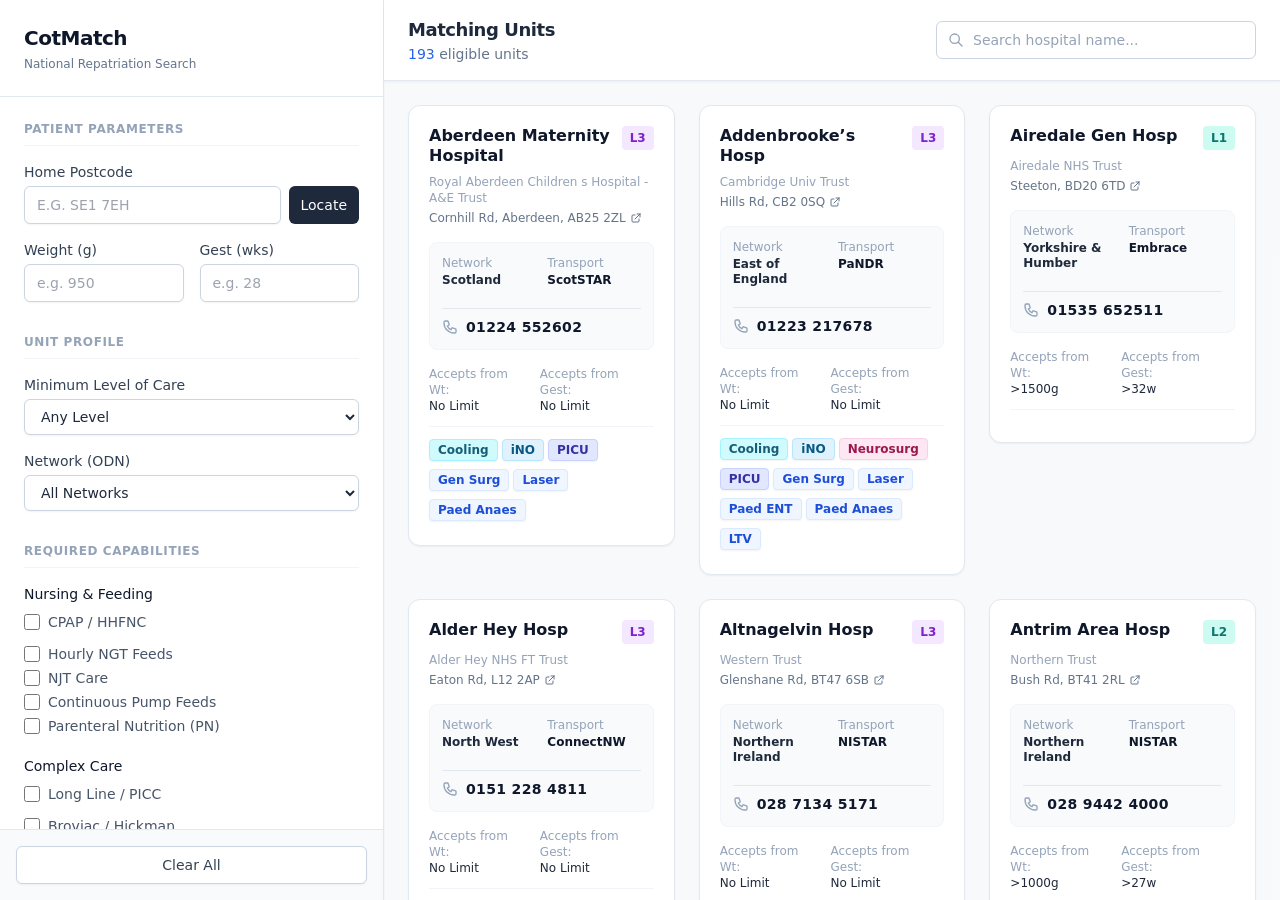
<file: index.html>
<!DOCTYPE html>
<html lang="en"> 
<head>
    <meta charset="UTF-8">
    <meta name="viewport" content="width=device-width, initial-scale=1.0">
    <title>CotMatch: National Neonatal Search</title>
    <link rel="manifest" href="manifest.json">
    <link rel="stylesheet" href="styles.css">
    
</head>
<body class="bg-slate-50 text-slate-800 font-sans h-screen flex overflow-hidden">

    <!-- Sidebar / Filters -->
    <aside class="w-full md:w-80 lg:w-96 glass-panel border-r border-slate-200 shadow-sm flex flex-col h-full z-40 md:z-10 flex-shrink-0 transition-transform duration-300 absolute top-0 left-0 md:relative transform md:translate-x-0 -translate-x-full" id="sidebar">
        <div class="p-6 border-b border-slate-200 flex justify-between items-center bg-white">
            <div>
                <h1 class="text-xl font-bold text-slate-900 tracking-tight">CotMatch</h1>
                <p class="text-xs text-slate-500 mt-1">National Repatriation Search</p>
            </div>
            <button class="md:hidden text-slate-400 hover:text-slate-600" onclick="toggleSidebar()">
                <svg class="w-6 h-6" fill="none" stroke="currentColor" viewBox="0 0 24 24"><path stroke-linecap="round" stroke-linejoin="round" stroke-width="2" d="M6 18L18 6M6 6l12 12"></path></svg>
            </button>
        </div>

        <div class="p-6 overflow-y-auto flex-1 space-y-8 bg-white">
            <!-- Parameters -->
            <section>
                <h3 class="section-title">Patient Parameters</h3>
                <div class="space-y-4">
                    <div>
                        <label class="block text-sm font-medium text-slate-700 mb-1" for="postcode">Home Postcode</label>
                        <div class="flex gap-2">
                            <input type="text" id="postcode" placeholder="e.g. SE1 7EH" class="w-full rounded-md border-slate-300 shadow-sm focus:border-blue-500 focus:ring-blue-500 sm:text-sm px-3 py-2 border outline-none transition-shadow uppercase" onkeypress="if(event.key==='Enter') fetchLocation()">
                            <button onclick="fetchLocation()" class="px-3 py-2 bg-slate-800 text-white rounded-md text-sm font-medium hover:bg-slate-900 transition-colors">Locate</button>
                        </div>
                        <p id="postcode-status" class="text-xs mt-1 text-slate-500 hidden"></p>
                    </div>
                    <div class="grid grid-cols-2 gap-4">
                        <div>
                            <label class="block text-sm font-medium text-slate-700 mb-1" for="weight">Weight (g)</label>
                            <input type="number" id="weight" placeholder="e.g. 950" class="w-full rounded-md border-slate-300 shadow-sm focus:border-blue-500 sm:text-sm px-3 py-2 border outline-none" oninput="filterData()">
                        </div>
                        <div>
                            <label class="block text-sm font-medium text-slate-700 mb-1" for="gestation">Gest (wks)</label>
                            <input type="number" id="gestation" placeholder="e.g. 28" class="w-full rounded-md border-slate-300 shadow-sm focus:border-blue-500 sm:text-sm px-3 py-2 border outline-none" oninput="filterData()">
                        </div>
                    </div>
                </div>
            </section>

            <!-- Unit Profile -->
            <section>
                <h3 class="section-title">Unit Profile</h3>
                <div class="space-y-4">
                    <div>
                        <label class="block text-sm font-medium text-slate-700 mb-1" for="level">Minimum Level of Care</label>
                        <select id="level" class="w-full rounded-md border-slate-300 shadow-sm focus:border-blue-500 focus:ring-blue-500 sm:text-sm px-3 py-2 border outline-none bg-white" onchange="filterData()">
                            <option value="all">Any Level</option>
                            <option value="1">Level 1 (SCBU)</option>
                            <option value="2">Level 2 (LNU)</option>
                            <option value="3">Level 3 (NICU)</option>
                        </select>
                    </div>
                    <div>
                        <label class="block text-sm font-medium text-slate-700 mb-1" for="odn">Network (ODN)</label>
                        <select id="odn" class="w-full rounded-md border-slate-300 shadow-sm focus:border-blue-500 focus:ring-blue-500 sm:text-sm px-3 py-2 border outline-none bg-white" onchange="filterData()">
                            <option value="all">All Networks</option>
                        </select>
                    </div>
                </div>
            </section>

            <!-- Capabilities -->
            <section>
                <h3 class="section-title">Required Capabilities</h3>
                <div class="space-y-5">
                    <div>
                        <h4 class="text-sm font-medium text-slate-900 mb-2">Nursing & Feeding</h4>
                        <div class="flex flex-col space-y-1">
                            <label class="checkbox-label"><input type="checkbox" id="req-cpap" class="checkbox-input" onchange="filterData()"><span class="checkbox-text">CPAP / HHFNC</span></label>
                            <label class="checkbox-label"><input type="checkbox" id="req-ngt" class="checkbox-input" onchange="filterData()"><span class="checkbox-text">Hourly NGT Feeds</span></label>
                            <label class="checkbox-label"><input type="checkbox" id="req-njt" class="checkbox-input" onchange="filterData()"><span class="checkbox-text">NJT Care</span></label>
                            <label class="checkbox-label"><input type="checkbox" id="req-cont" class="checkbox-input" onchange="filterData()"><span class="checkbox-text">Continuous Pump Feeds</span></label>
                            <label class="checkbox-label"><input type="checkbox" id="req-pn" class="checkbox-input" onchange="filterData()"><span class="checkbox-text">Parenteral Nutrition (PN)</span></label>
                        </div>
                    </div>
                    <div>
                        <h4 class="text-sm font-medium text-slate-900 mb-2">Complex Care</h4>
                        <div class="flex flex-col space-y-1">
                            <label class="checkbox-label"><input type="checkbox" id="req-long" class="checkbox-input" onchange="filterData()"><span class="checkbox-text">Long Line / PICC</span></label>
                            <label class="checkbox-label"><input type="checkbox" id="req-brov" class="checkbox-input" onchange="filterData()"><span class="checkbox-text">Broviac / Hickman</span></label>
                            <label class="checkbox-label"><input type="checkbox" id="req-vent" class="checkbox-input" onchange="filterData()"><span class="checkbox-text">Ventricular Taps</span></label>
                            <label class="checkbox-label"><input type="checkbox" id="req-conv" class="checkbox-input" onchange="filterData()"><span class="checkbox-text">Convulsion Mgmt</span></label>
                            <label class="checkbox-label"><input type="checkbox" id="req-stoma" class="checkbox-input" onchange="filterData()"><span class="checkbox-text">Stoma Care</span></label>
                            <label class="checkbox-label"><input type="checkbox" id="req-trachy" class="checkbox-input" onchange="filterData()"><span class="checkbox-text">Tracheostomy Care</span></label>
                            <label class="checkbox-label"><input type="checkbox" id="req-pall" class="checkbox-input" onchange="filterData()"><span class="checkbox-text">Palliative Care</span></label>
                        </div>
                    </div>
                    <div>
                        <h4 class="text-sm font-medium text-slate-900 mb-2">Advanced Facilities</h4>
                        <div class="flex flex-col space-y-1">
                            <label class="checkbox-label"><input type="checkbox" id="req-ino" class="checkbox-input" onchange="filterData()"><span class="checkbox-text">Inhaled Nitric Oxide (iNO)</span></label>
                            <label class="checkbox-label"><input type="checkbox" id="req-ecmo" class="checkbox-input" onchange="filterData()"><span class="checkbox-text">Respiratory ECMO</span></label>
                            <label class="checkbox-label"><input type="checkbox" id="req-cooling" class="checkbox-input" onchange="filterData()"><span class="checkbox-text">Active Cooling</span></label>
                            <label class="checkbox-label"><input type="checkbox" id="req-laser" class="checkbox-input" onchange="filterData()"><span class="checkbox-text">Laser (ROP)</span></label>
                            <label class="checkbox-label"><input type="checkbox" id="req-picu" class="checkbox-input" onchange="filterData()"><span class="checkbox-text">On-site PICU</span></label>
                        </div>
                    </div>
                    <div>
                        <h4 class="text-sm font-medium text-slate-900 mb-2">Specialties</h4>
                        <div class="flex flex-col space-y-1">
                            <label class="checkbox-label"><input type="checkbox" id="req-gen" class="checkbox-input" onchange="filterData()"><span class="checkbox-text">On-site Gen Surgery</span></label>
                            <label class="checkbox-label"><input type="checkbox" id="req-neurosurg" class="checkbox-input" onchange="filterData()"><span class="checkbox-text">On-site Neurosurgery</span></label>
                            <label class="checkbox-label"><input type="checkbox" id="req-cardio" class="checkbox-input" onchange="filterData()"><span class="checkbox-text">On-site Cardiology</span></label>
                            <label class="checkbox-label"><input type="checkbox" id="req-ent" class="checkbox-input" onchange="filterData()"><span class="checkbox-text">Paediatric ENT</span></label>
                            <label class="checkbox-label"><input type="checkbox" id="req-paed_anaes" class="checkbox-input" onchange="filterData()"><span class="checkbox-text">Paed Anaesthetic Support</span></label>
                            <label class="checkbox-label"><input type="checkbox" id="req-ltv" class="checkbox-input" onchange="filterData()"><span class="checkbox-text">Paed Resp / LTV</span></label>
                        </div>
                    </div>
                </div>
            </section>
        </div>
        
        <div class="p-4 bg-slate-50 border-t border-slate-200 flex gap-3">
            <button onclick="resetFilters()" class="flex-1 py-2 bg-white border border-slate-300 rounded-md text-sm font-medium text-slate-700 hover:bg-slate-50 transition-colors shadow-sm">Clear All</button>
            <button onclick="toggleSidebar()" class="md:hidden flex-1 py-2 bg-slate-800 text-white rounded-md text-sm font-medium hover:bg-slate-900 transition-colors shadow-sm">View Results</button>
        </div>
    </aside>

    <!-- Main Content -->
    <main class="flex-1 flex flex-col h-full relative w-full">
        <header class="bg-white border-b border-slate-200 px-6 py-4 flex items-center justify-between sticky top-[0] z-[10] shadow-sm w-full gap-4 flex-wrap">
            <div class="flex items-center gap-4 flex-shrink-0">
                <button class="md:hidden p-2 -ml-2 text-slate-500 hover:text-slate-700" onclick="toggleSidebar()">
                    <svg class="w-6 h-6" fill="none" stroke="currentColor" viewBox="0 0 24 24"><path stroke-linecap="round" stroke-linejoin="round" stroke-width="2" d="M4 6h16M4 12h16M4 18h16"></path></svg>
                </button>
                <div>
                    <h2 class="text-lg font-semibold text-slate-800 tracking-tight">Matching Units</h2>
                    <p class="text-sm text-slate-500"><span id="result-count" class="font-medium text-blue-600">0</span> eligible units</p>
                </div>
            </div>
            
            <div class="relative w-full sm:w-64 md:w-80 flex-shrink-0">
                <div class="absolute inset-y-0 left-0 pl-3 flex items-center pointer-events-none">
                    <svg class="h-4 w-4 text-slate-400" fill="none" viewBox="0 0 24 24" stroke="currentColor"><path stroke-linecap="round" stroke-linejoin="round" stroke-width="2" d="M21 21l-6-6m2-5a7 7 0 11-14 0 7 7 0 0114 0z" /></svg>
                </div>
                <input type="text" id="unitSearch" placeholder="Search hospital name..." class="w-full pl-9 pr-9 py-2 border border-slate-300 rounded-md leading-5 bg-white placeholder-slate-400 focus:outline-none focus:ring-1 focus:ring-blue-500 focus:border-blue-500 sm:text-sm transition-colors" autocomplete="off" oninput="handleSearchInput()" onfocus="handleSearchInput()">
                <button type="button" id="clearSearchBtn" class="absolute inset-y-0 right-0 pr-3 flex items-center text-slate-400 hover:text-slate-600 hidden" onclick="clearSearch()" title="Clear search">
                    <svg class="h-4 w-4" fill="none" viewBox="0 0 24 24" stroke="currentColor"><path stroke-linecap="round" stroke-linejoin="round" stroke-width="2" d="M6 18L18 6M6 6l12 12"></path></svg>
                </button>
                <div id="searchSuggestions" class="absolute z-20 w-full mt-1 bg-white shadow-lg max-h-60 rounded-md py-1 text-base ring-1 ring-black ring-opacity-5 overflow-auto focus:outline-none sm:text-sm hidden">
                </div>
            </div>
        </header>
        <div id="location-warning-banner" class="bg-amber-50 border-b border-amber-200 px-6 py-2.5 flex items-center gap-2 hidden z-[5] w-full shrink-0 shadow-sm">
            <svg class="h-4 w-4 text-amber-500 flex-shrink-0" fill="none" viewBox="0 0 24 24" stroke="currentColor"><path stroke-linecap="round" stroke-linejoin="round" stroke-width="2" d="M13 16h-1v-4h-1m1-4h.01M21 12a9 9 0 11-18 0 9 9 0 0118 0z" /></svg>
            <p class="text-xs text-amber-800 font-medium tracking-wide">📍 Showing distances from Central London defaults (valid home postcode not provided)</p>
        </div>


        <div class="flex-1 overflow-y-auto p-6 bg-slate-50/50 w-full" id="results-container">
            <!-- Cards injected via JS -->
        </div>
    </main>

    
<script src="app.js"></script>
</body>
</html>
</file>
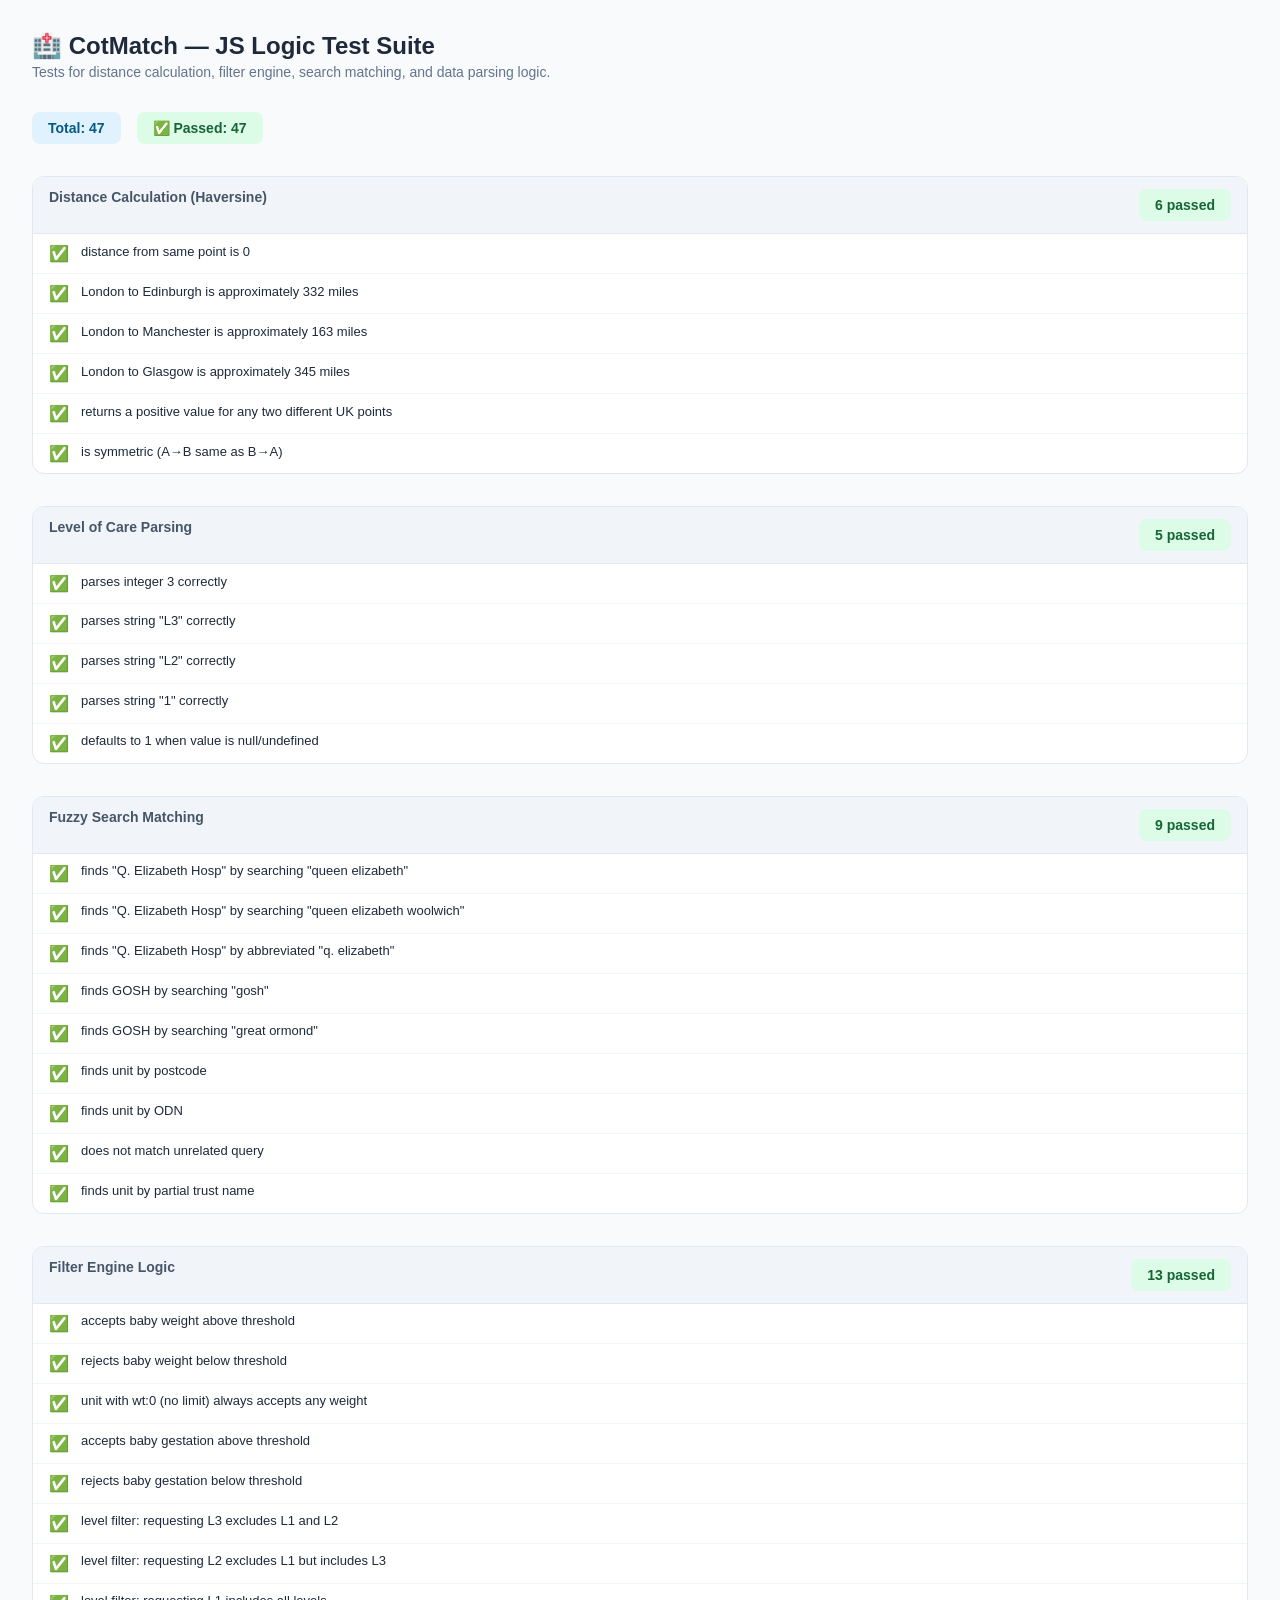
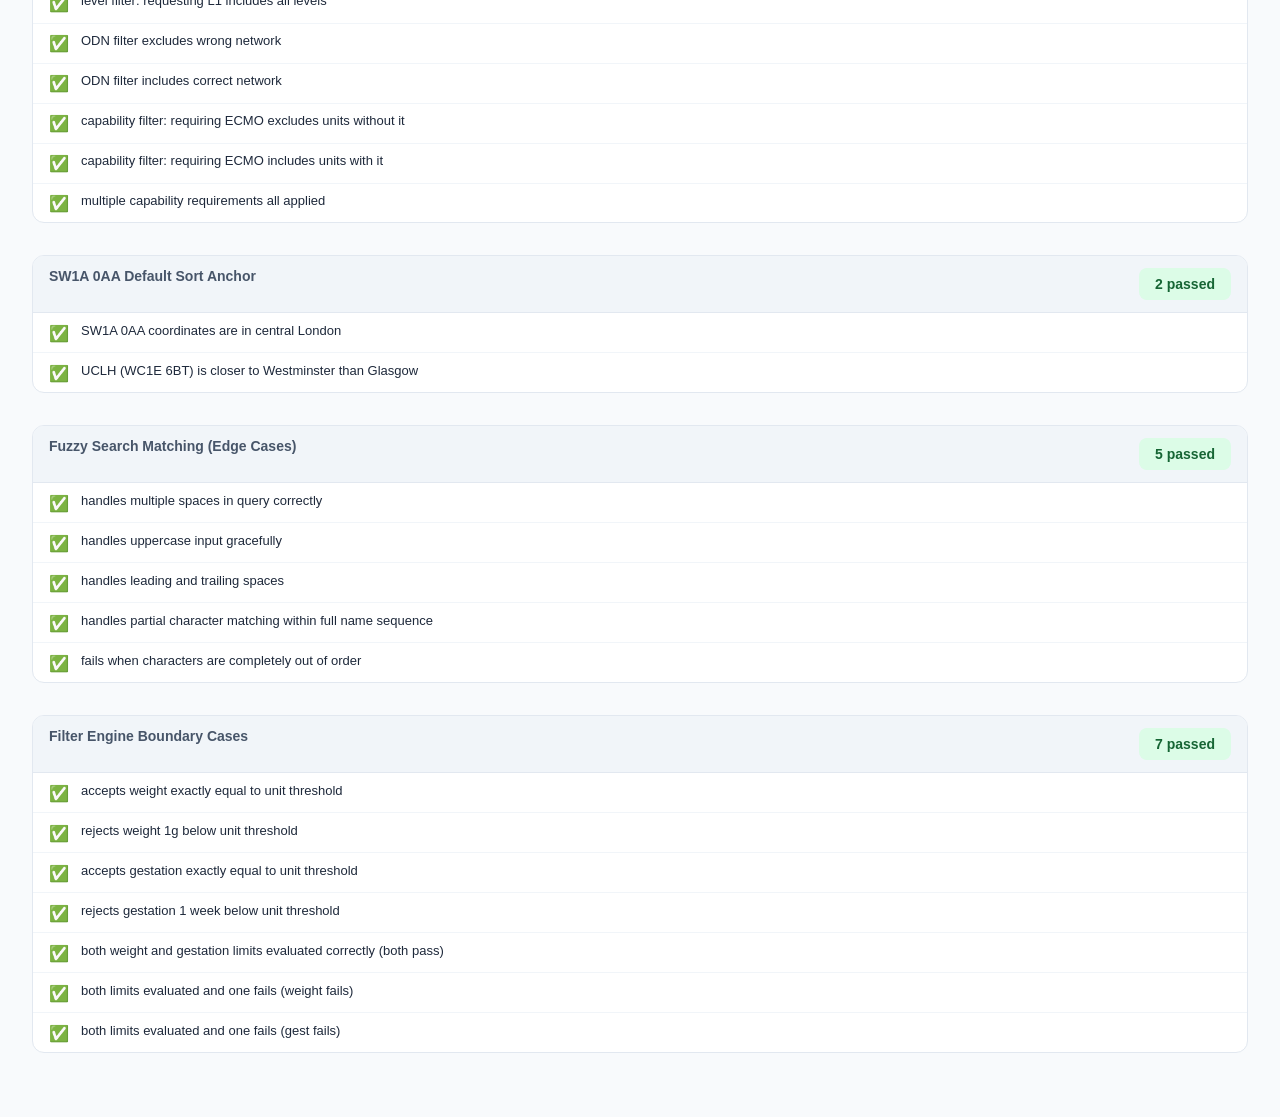
<file: unit_tests/test_logic.html>
<!DOCTYPE html>
<html lang="en">
<head>
    <meta charset="UTF-8">
    <meta name="viewport" content="width=device-width, initial-scale=1.0">
    <title>CotMatch — JS Logic Tests</title>
    <style>
        * { box-sizing: border-box; margin: 0; padding: 0; }
        body { font-family: -apple-system, BlinkMacSystemFont, 'Segoe UI', sans-serif; background: #f8fafc; color: #1e293b; padding: 2rem; }
        h1 { font-size: 1.5rem; font-weight: 700; margin-bottom: 0.25rem; }
        .subtitle { color: #64748b; font-size: 0.875rem; margin-bottom: 2rem; }
        .summary { display: flex; gap: 1rem; margin-bottom: 2rem; flex-wrap: wrap; }
        .badge { padding: 0.5rem 1rem; border-radius: 0.5rem; font-weight: 600; font-size: 0.875rem; }
        .badge-pass { background: #dcfce7; color: #166534; }
        .badge-fail { background: #fee2e2; color: #991b1b; }
        .badge-skip { background: #fef9c3; color: #854d0e; }
        .badge-total { background: #e0f2fe; color: #075985; }
        .suite { margin-bottom: 2rem; background: white; border-radius: 0.75rem; border: 1px solid #e2e8f0; overflow: hidden; }
        .suite-header { padding: 0.75rem 1rem; background: #f1f5f9; font-weight: 700; font-size: 0.875rem; color: #475569; border-bottom: 1px solid #e2e8f0; display: flex; justify-content: space-between; }
        .test { display: flex; align-items: flex-start; gap: 0.75rem; padding: 0.6rem 1rem; border-bottom: 1px solid #f1f5f9; font-size: 0.8125rem; }
        .test:last-child { border-bottom: none; }
        .icon { font-size: 1rem; flex-shrink: 0; margin-top: 0.05rem; }
        .test-name { font-weight: 500; }
        .test-detail { color: #ef4444; margin-top: 0.2rem; font-size: 0.75rem; font-family: monospace; white-space: pre-wrap; }
        .pass .icon::before { content: '✅'; }
        .fail .icon::before { content: '❌'; }
    </style>
</head>
<body>

<h1>🏥 CotMatch — JS Logic Test Suite</h1>
<p class="subtitle">Tests for distance calculation, filter engine, search matching, and data parsing logic.</p>

<div class="summary" id="summary"></div>
<div id="output"></div>

<script>
// ── Micro test framework ───────────────────────────────────────────────────────
const suites = [];
let currentSuite = null;

function describe(name, fn) {
    currentSuite = { name, tests: [] };
    suites.push(currentSuite);
    fn();
    currentSuite = null;
}

function it(name, fn) {
    const t = { name, passed: false, error: null };
    try { fn(); t.passed = true; }
    catch(e) { t.error = e.message || String(e); }
    currentSuite.tests.push(t);
}

function expect(val) {
    return {
        toBe(expected) {
            if (val !== expected) throw new Error(`Expected ${JSON.stringify(expected)}, got ${JSON.stringify(val)}`);
        },
        toBeCloseTo(expected, dp = 2) {
            const diff = Math.abs(val - expected);
            if (diff >= Math.pow(10, -dp)) throw new Error(`Expected ~${expected}, got ${val}`);
        },
        toBeGreaterThan(n) {
            if (!(val > n)) throw new Error(`Expected ${val} > ${n}`);
        },
        toBeLessThan(n) {
            if (!(val < n)) throw new Error(`Expected ${val} < ${n}`);
        },
        toBeGreaterThanOrEqual(n) {
            if (!(val >= n)) throw new Error(`Expected ${val} >= ${n}`);
        },
        toBeLessThanOrEqual(n) {
            if (!(val <= n)) throw new Error(`Expected ${val} <= ${n}`);
        },
        toBeTruthy() {
            if (!val) throw new Error(`Expected truthy, got ${JSON.stringify(val)}`);
        },
        toBeFalsy() {
            if (val) throw new Error(`Expected falsy, got ${JSON.stringify(val)}`);
        },
        toContain(item) {
            if (!val.includes(item)) throw new Error(`Expected ${JSON.stringify(val)} to contain ${JSON.stringify(item)}`);
        },
        toEqual(expected) {
            if (JSON.stringify(val) !== JSON.stringify(expected))
                throw new Error(`Expected ${JSON.stringify(expected)}, got ${JSON.stringify(val)}`);
        },
        toBeNull() {
            if (val !== null) throw new Error(`Expected null, got ${JSON.stringify(val)}`);
        },
        not: {
            toBe(expected) {
                if (val === expected) throw new Error(`Expected NOT ${JSON.stringify(expected)}`);
            },
            toBeNull() {
                if (val === null) throw new Error(`Expected non-null`);
            },
        }
    };
}


// ── Functions under test (copied from cotmatch_v2.html logic) ─────────────────

function calculateMiles(lat1, lon1, lat2, lon2) {
    const R = 3958.8;
    const dLat = (lat2 - lat1) * Math.PI / 180;
    const dLon = (lon2 - lon1) * Math.PI / 180;
    const a = Math.sin(dLat/2) * Math.sin(dLat/2) +
              Math.cos(lat1 * Math.PI / 180) * Math.cos(lat2 * Math.PI / 180) *
              Math.sin(dLon/2) * Math.sin(dLon/2);
    return R * 2 * Math.atan2(Math.sqrt(a), Math.sqrt(1 - a));
}

function parseLevel(raw) {
    return raw ? parseInt(String(raw).replace('L', '')) : 1;
}

function fuzzyMatch(query, unit) {
    const queryWords = query.toLowerCase().split(/\s+/).filter(w => w.length > 0);
    const queryRaw = query.toLowerCase().replace(/[^a-z0-9]/g, '');
    const fullText = [
        unit.name, unit.name_full, unit.trust, unit.trust_full,
        unit.address, unit.postcode, unit.odn, unit.odn_full,
        unit.transport, unit.transport_full
    ].join(' ').toLowerCase();

    if (queryWords.every(w => fullText.includes(w))) return true;

    let qIdx = 0;
    const normName = (unit.name_full || '').toLowerCase().replace(/[^a-z0-9]/g, '');
    for (let i = 0; i < normName.length && qIdx < queryRaw.length; i++) {
        if (normName[i] === queryRaw[qIdx]) qIdx++;
    }
    return qIdx === queryRaw.length;
}

// Simulates the filter engine's unit-level accept logic
function unitPassesFilters(u, { wIn, gIn, level, odn, req }) {
    if (!isNaN(wIn) && u.wt > 0 && u.wt > wIn) return false;
    if (!isNaN(gIn) && u.gest > 0 && u.gest > gIn) return false;
    if (level !== 'all' && u.level < parseInt(level)) return false;
    if (odn !== 'all' && u.odn !== odn) return false;
    for (let k in req) if (req[k] && u[k] === 0) return false;
    return true;
}


// ── Test suites ───────────────────────────────────────────────────────────────

describe('Distance Calculation (Haversine)', () => {
    it('distance from same point is 0', () => {
        expect(calculateMiles(51.5, -0.1, 51.5, -0.1)).toBeCloseTo(0, 1);
    });

    it('London to Edinburgh is approximately 332 miles', () => {
        const d = calculateMiles(51.5074, -0.1278, 55.9533, -3.1883);
        expect(d).toBeGreaterThan(320);
        expect(d).toBeLessThan(345);
    });

    it('London to Manchester is approximately 163 miles', () => {
        const d = calculateMiles(51.5074, -0.1278, 53.4808, -2.2426);
        expect(d).toBeGreaterThan(155);
        expect(d).toBeLessThan(175);
    });

    it('London to Glasgow is approximately 345 miles', () => {
        const d = calculateMiles(51.5074, -0.1278, 55.8642, -4.2518);
        expect(d).toBeGreaterThan(335);
        expect(d).toBeLessThan(360);
    });

    it('returns a positive value for any two different UK points', () => {
        const d = calculateMiles(50.72, -1.88, 53.80, -1.55);
        expect(d).toBeGreaterThan(0);
    });

    it('is symmetric (A→B same as B→A)', () => {
        const d1 = calculateMiles(51.5, -0.1, 53.4, -2.2);
        const d2 = calculateMiles(53.4, -2.2, 51.5, -0.1);
        expect(Math.abs(d1 - d2)).toBeLessThan(0.001);
    });
});


describe('Level of Care Parsing', () => {
    it('parses integer 3 correctly', () => {
        expect(parseLevel(3)).toBe(3);
    });

    it('parses string "L3" correctly', () => {
        expect(parseLevel('L3')).toBe(3);
    });

    it('parses string "L2" correctly', () => {
        expect(parseLevel('L2')).toBe(2);
    });

    it('parses string "1" correctly', () => {
        expect(parseLevel('1')).toBe(1);
    });

    it('defaults to 1 when value is null/undefined', () => {
        expect(parseLevel(null)).toBe(1);
        expect(parseLevel(undefined)).toBe(1);
    });
});


describe('Fuzzy Search Matching', () => {
    const qeWoolwich = {
        name: 'Q. Elizabeth Hosp',
        name_full: 'Queen Elizabeth Hospital',
        trust: 'Lewisham & Greenwich NHS Trust',
        trust_full: 'Lewisham & Greenwich NHS Trust',
        address: 'Stadium Rd, Woolwich',
        postcode: 'SE18 4QH',
        odn: 'London',
        odn_full: 'London Neonatal Operational Delivery Network',
        transport: 'NTS London',
        transport_full: 'NTS London',
    };

    const gosh = {
        name: 'Great Ormond Street Hospital',
        name_full: 'Great Ormond Street Hospital',
        trust: 'GOSH NHS Foundation Trust',
        trust_full: 'Great Ormond Street Hospital NHS Foundation Trust',
        address: 'Great Ormond St, London',
        postcode: 'WC1N 3JH',
        odn: 'London',
        odn_full: 'London Neonatal Operational Delivery Network',
        transport: 'NTS London',
        transport_full: 'NTS London',
    };

    it('finds "Q. Elizabeth Hosp" by searching "queen elizabeth"', () => {
        expect(fuzzyMatch('queen elizabeth', qeWoolwich)).toBeTruthy();
    });

    it('finds "Q. Elizabeth Hosp" by searching "queen elizabeth woolwich"', () => {
        expect(fuzzyMatch('queen elizabeth woolwich', qeWoolwich)).toBeTruthy();
    });

    it('finds "Q. Elizabeth Hosp" by abbreviated "q. elizabeth"', () => {
        expect(fuzzyMatch('q. elizabeth', qeWoolwich)).toBeTruthy();
    });

    it('finds GOSH by searching "gosh"', () => {
        expect(fuzzyMatch('gosh', gosh)).toBeTruthy();
    });

    it('finds GOSH by searching "great ormond"', () => {
        expect(fuzzyMatch('great ormond', gosh)).toBeTruthy();
    });

    it('finds unit by postcode', () => {
        expect(fuzzyMatch('SE18', qeWoolwich)).toBeTruthy();
    });

    it('finds unit by ODN', () => {
        expect(fuzzyMatch('london', qeWoolwich)).toBeTruthy();
    });

    it('does not match unrelated query', () => {
        expect(fuzzyMatch('manchester royal', qeWoolwich)).toBeFalsy();
    });

    it('finds unit by partial trust name', () => {
        expect(fuzzyMatch('lewisham', qeWoolwich)).toBeTruthy();
    });
});


describe('Filter Engine Logic', () => {
    const nicu = { name: 'Test NICU', wt: 500, gest: 23, level: 3, odn: 'London', ino: 1, ecmo: 1, cooling: 1, gen: 1 };
    const lnu  = { name: 'Test LNU',  wt: 1000, gest: 27, level: 2, odn: 'North West', ino: 0, ecmo: 0, cooling: 1, gen: 0 };
    const scbu = { name: 'Test SCBU', wt: 1800, gest: 32, level: 1, odn: 'Northern',   ino: 0, ecmo: 0, cooling: 0, gen: 0 };

    it('accepts baby weight above threshold', () => {
        expect(unitPassesFilters(nicu, { wIn: 600, gIn: NaN, level: 'all', odn: 'all', req: {} })).toBeTruthy();
    });

    it('rejects baby weight below threshold', () => {
        expect(unitPassesFilters(nicu, { wIn: 400, gIn: NaN, level: 'all', odn: 'all', req: {} })).toBeFalsy();
    });

    it('unit with wt:0 (no limit) always accepts any weight', () => {
        const openUnit = { ...nicu, wt: 0 };
        expect(unitPassesFilters(openUnit, { wIn: 100, gIn: NaN, level: 'all', odn: 'all', req: {} })).toBeTruthy();
    });

    it('accepts baby gestation above threshold', () => {
        expect(unitPassesFilters(nicu, { wIn: NaN, gIn: 25, level: 'all', odn: 'all', req: {} })).toBeTruthy();
    });

    it('rejects baby gestation below threshold', () => {
        expect(unitPassesFilters(nicu, { wIn: NaN, gIn: 22, level: 'all', odn: 'all', req: {} })).toBeFalsy();
    });

    it('level filter: requesting L3 excludes L1 and L2', () => {
        expect(unitPassesFilters(lnu,  { wIn: NaN, gIn: NaN, level: '3', odn: 'all', req: {} })).toBeFalsy();
        expect(unitPassesFilters(scbu, { wIn: NaN, gIn: NaN, level: '3', odn: 'all', req: {} })).toBeFalsy();
    });

    it('level filter: requesting L2 excludes L1 but includes L3', () => {
        expect(unitPassesFilters(lnu,  { wIn: NaN, gIn: NaN, level: '2', odn: 'all', req: {} })).toBeTruthy();
        expect(unitPassesFilters(nicu, { wIn: NaN, gIn: NaN, level: '2', odn: 'all', req: {} })).toBeTruthy();
        expect(unitPassesFilters(scbu, { wIn: NaN, gIn: NaN, level: '2', odn: 'all', req: {} })).toBeFalsy();
    });

    it('level filter: requesting L1 includes all levels', () => {
        expect(unitPassesFilters(scbu, { wIn: NaN, gIn: NaN, level: '1', odn: 'all', req: {} })).toBeTruthy();
        expect(unitPassesFilters(lnu,  { wIn: NaN, gIn: NaN, level: '1', odn: 'all', req: {} })).toBeTruthy();
        expect(unitPassesFilters(nicu, { wIn: NaN, gIn: NaN, level: '1', odn: 'all', req: {} })).toBeTruthy();
    });

    it('ODN filter excludes wrong network', () => {
        expect(unitPassesFilters(nicu, { wIn: NaN, gIn: NaN, level: 'all', odn: 'North West', req: {} })).toBeFalsy();
    });

    it('ODN filter includes correct network', () => {
        expect(unitPassesFilters(nicu, { wIn: NaN, gIn: NaN, level: 'all', odn: 'London', req: {} })).toBeTruthy();
    });

    it('capability filter: requiring ECMO excludes units without it', () => {
        expect(unitPassesFilters(lnu, { wIn: NaN, gIn: NaN, level: 'all', odn: 'all', req: { ecmo: true } })).toBeFalsy();
    });

    it('capability filter: requiring ECMO includes units with it', () => {
        expect(unitPassesFilters(nicu, { wIn: NaN, gIn: NaN, level: 'all', odn: 'all', req: { ecmo: true } })).toBeTruthy();
    });

    it('multiple capability requirements all applied', () => {
        expect(unitPassesFilters(nicu, { wIn: NaN, gIn: NaN, level: 'all', odn: 'all', req: { ino: true, cooling: true } })).toBeTruthy();
        expect(unitPassesFilters(lnu,  { wIn: NaN, gIn: NaN, level: 'all', odn: 'all', req: { ino: true, cooling: true } })).toBeFalsy();
    });
});


describe('SW1A 0AA Default Sort Anchor', () => {
    const WESTMINSTER = { lat: 51.5010, lon: -0.1247 };

    it('SW1A 0AA coordinates are in central London', () => {
        expect(WESTMINSTER.lat).toBeGreaterThan(51.4);
        expect(WESTMINSTER.lat).toBeLessThan(51.6);
        expect(WESTMINSTER.lon).toBeGreaterThan(-0.2);
        expect(WESTMINSTER.lon).toBeLessThan(0.0);
    });

    it('UCLH (WC1E 6BT) is closer to Westminster than Glasgow', () => {
        const uclh    = { lat: 51.5247, lon: -0.1340 };
        const glasgow = { lat: 55.8642, lon: -4.2518 };
        const dUCLH   = calculateMiles(WESTMINSTER.lat, WESTMINSTER.lon, uclh.lat, uclh.lon);
        const dGlasgow = calculateMiles(WESTMINSTER.lat, WESTMINSTER.lon, glasgow.lat, glasgow.lon);
        expect(dUCLH).toBeLessThan(dGlasgow);
    });
});


describe('Fuzzy Search Matching (Edge Cases)', () => {
    const qeWoolwich = {
        name: 'Q. Elizabeth Hosp',
        name_full: 'Queen Elizabeth Hospital',
        trust: 'Lewisham & Greenwich NHS Trust',
        trust_full: 'Lewisham & Greenwich NHS Trust',
        address: 'Stadium Rd, Woolwich',
        postcode: 'SE18 4QH',
        odn: 'London',
        odn_full: 'London Neonatal Operational Delivery Network',
        transport: 'NTS London',
        transport_full: 'NTS London',
    };

    it('handles multiple spaces in query correctly', () => {
        expect(fuzzyMatch('queen    elizabeth', qeWoolwich)).toBeTruthy();
    });

    it('handles uppercase input gracefully', () => {
        expect(fuzzyMatch('QUEEN ELIZABETH', qeWoolwich)).toBeTruthy();
    });

    it('handles leading and trailing spaces', () => {
        expect(fuzzyMatch('  queen elizabeth  ', qeWoolwich)).toBeTruthy();
    });

    it('handles partial character matching within full name sequence', () => {
        expect(fuzzyMatch('qelizabeth', qeWoolwich)).toBeTruthy();
    });

    it('fails when characters are completely out of order', () => {
        expect(fuzzyMatch('elizabethq', qeWoolwich)).toBeFalsy();
    });
});


describe('Filter Engine Boundary Cases', () => {
    const nicu = { name: 'Test NICU', wt: 500, gest: 23, level: 3, odn: 'London', ino: 1, ecmo: 1, cooling: 1, gen: 1 };
    
    it('accepts weight exactly equal to unit threshold', () => {
        expect(unitPassesFilters(nicu, { wIn: 500, gIn: NaN, level: 'all', odn: 'all', req: {} })).toBeTruthy();
    });

    it('rejects weight 1g below unit threshold', () => {
        expect(unitPassesFilters(nicu, { wIn: 499, gIn: NaN, level: 'all', odn: 'all', req: {} })).toBeFalsy();
    });

    it('accepts gestation exactly equal to unit threshold', () => {
        expect(unitPassesFilters(nicu, { wIn: NaN, gIn: 23, level: 'all', odn: 'all', req: {} })).toBeTruthy();
    });

    it('rejects gestation 1 week below unit threshold', () => {
        expect(unitPassesFilters(nicu, { wIn: NaN, gIn: 22, level: 'all', odn: 'all', req: {} })).toBeFalsy();
    });

    it('both weight and gestation limits evaluated correctly (both pass)', () => {
        expect(unitPassesFilters(nicu, { wIn: 600, gIn: 24, level: 'all', odn: 'all', req: {} })).toBeTruthy();
    });

    it('both limits evaluated and one fails (weight fails)', () => {
        expect(unitPassesFilters(nicu, { wIn: 400, gIn: 24, level: 'all', odn: 'all', req: {} })).toBeFalsy();
    });

    it('both limits evaluated and one fails (gest fails)', () => {
        expect(unitPassesFilters(nicu, { wIn: 600, gIn: 22, level: 'all', odn: 'all', req: {} })).toBeFalsy();
    });
});


// ── Render results ─────────────────────────────────────────────────────────────

let totalPass = 0, totalFail = 0;
const output = document.getElementById('output');

suites.forEach(suite => {
    const passCount = suite.tests.filter(t => t.passed).length;
    const failCount = suite.tests.length - passCount;
    totalPass += passCount;
    totalFail += failCount;

    const suiteBadge = failCount === 0
        ? `<span class="badge badge-pass">${passCount} passed</span>`
        : `<span class="badge badge-fail">${failCount} failed</span>`;

    const testsHTML = suite.tests.map(t => `
        <div class="test ${t.passed ? 'pass' : 'fail'}">
            <span class="icon"></span>
            <div>
                <div class="test-name">${t.name}</div>
                ${t.error ? `<div class="test-detail">${t.error}</div>` : ''}
            </div>
        </div>
    `).join('');

    output.innerHTML += `
        <div class="suite">
            <div class="suite-header">
                <span>${suite.name}</span>
                ${suiteBadge}
            </div>
            ${testsHTML}
        </div>`;
});

const total = totalPass + totalFail;
document.getElementById('summary').innerHTML = `
    <div class="badge badge-total">Total: ${total}</div>
    <div class="badge badge-pass">✅ Passed: ${totalPass}</div>
    ${totalFail > 0 ? `<div class="badge badge-fail">❌ Failed: ${totalFail}</div>` : ''}
`;

document.title = `CotMatch Tests — ${totalFail === 0 ? '✅ All Passed' : '❌ ' + totalFail + ' Failed'}`;
</script>
</body>
</html>
</file>
<file: styles.css>
/*! tailwindcss v3.4.5 | MIT License | https://tailwindcss.com*/*,:after,:before{border:0 solid #e5e7eb;box-sizing:border-box}:after,:before{--tw-content:""}:host,html{-webkit-text-size-adjust:100%;font-feature-settings:normal;-webkit-tap-highlight-color:transparent;font-family:ui-sans-serif,system-ui,sans-serif,Apple Color Emoji,Segoe UI Emoji,Segoe UI Symbol,Noto Color Emoji;font-variation-settings:normal;line-height:1.5;-moz-tab-size:4;-o-tab-size:4;tab-size:4}body{line-height:inherit;margin:0}hr{border-top-width:1px;color:inherit;height:0}abbr:where([title]){-webkit-text-decoration:underline dotted;text-decoration:underline dotted}h1,h2,h3,h4,h5,h6{font-size:inherit;font-weight:inherit}a{color:inherit;text-decoration:inherit}b,strong{font-weight:bolder}code,kbd,pre,samp{font-feature-settings:normal;font-family:ui-monospace,SFMono-Regular,Menlo,Monaco,Consolas,Liberation Mono,Courier New,monospace;font-size:1em;font-variation-settings:normal}small{font-size:80%}sub,sup{font-size:75%;line-height:0;position:relative;vertical-align:initial}sub{bottom:-.25em}sup{top:-.5em}table{border-collapse:collapse;border-color:inherit;text-indent:0}button,input,optgroup,select,textarea{font-feature-settings:inherit;color:inherit;font-family:inherit;font-size:100%;font-variation-settings:inherit;font-weight:inherit;letter-spacing:inherit;line-height:inherit;margin:0;padding:0}button,select{text-transform:none}button,input:where([type=button]),input:where([type=reset]),input:where([type=submit]){-webkit-appearance:button;background-color:initial;background-image:none}:-moz-focusring{outline:auto}:-moz-ui-invalid{box-shadow:none}progress{vertical-align:initial}::-webkit-inner-spin-button,::-webkit-outer-spin-button{height:auto}[type=search]{-webkit-appearance:textfield;outline-offset:-2px}::-webkit-search-decoration{-webkit-appearance:none}::-webkit-file-upload-button{-webkit-appearance:button;font:inherit}summary{display:list-item}blockquote,dd,dl,figure,h1,h2,h3,h4,h5,h6,hr,p,pre{margin:0}fieldset{margin:0}fieldset,legend{padding:0}menu,ol,ul{list-style:none;margin:0;padding:0}dialog{padding:0}textarea{resize:vertical}input::-moz-placeholder,textarea::-moz-placeholder{color:#9ca3af;opacity:1}input::placeholder,textarea::placeholder{color:#9ca3af;opacity:1}[role=button],button{cursor:pointer}:disabled{cursor:default}audio,canvas,embed,iframe,img,object,svg,video{display:block;vertical-align:middle}img,video{height:auto;max-width:100%}[hidden]{display:none}*,::backdrop,:after,:before{--tw-border-spacing-x:0;--tw-border-spacing-y:0;--tw-translate-x:0;--tw-translate-y:0;--tw-rotate:0;--tw-skew-x:0;--tw-skew-y:0;--tw-scale-x:1;--tw-scale-y:1;--tw-pan-x: ;--tw-pan-y: ;--tw-pinch-zoom: ;--tw-scroll-snap-strictness:proximity;--tw-gradient-from-position: ;--tw-gradient-via-position: ;--tw-gradient-to-position: ;--tw-ordinal: ;--tw-slashed-zero: ;--tw-numeric-figure: ;--tw-numeric-spacing: ;--tw-numeric-fraction: ;--tw-ring-inset: ;--tw-ring-offset-width:0px;--tw-ring-offset-color:#fff;--tw-ring-color:#3b82f680;--tw-ring-offset-shadow:0 0 #0000;--tw-ring-shadow:0 0 #0000;--tw-shadow:0 0 #0000;--tw-shadow-colored:0 0 #0000;--tw-blur: ;--tw-brightness: ;--tw-contrast: ;--tw-grayscale: ;--tw-hue-rotate: ;--tw-invert: ;--tw-saturate: ;--tw-sepia: ;--tw-drop-shadow: ;--tw-backdrop-blur: ;--tw-backdrop-brightness: ;--tw-backdrop-contrast: ;--tw-backdrop-grayscale: ;--tw-backdrop-hue-rotate: ;--tw-backdrop-invert: ;--tw-backdrop-opacity: ;--tw-backdrop-saturate: ;--tw-backdrop-sepia: ;--tw-contain-size: ;--tw-contain-layout: ;--tw-contain-paint: ;--tw-contain-style: }.container{width:100%}@media (min-width:640px){.container{max-width:640px}}@media (min-width:768px){.container{max-width:768px}}@media (min-width:1024px){.container{max-width:1024px}}@media (min-width:1280px){.container{max-width:1280px}}@media (min-width:1536px){.container{max-width:1536px}}.pointer-events-none{pointer-events:none}.absolute{position:absolute}.relative{position:relative}.sticky{position:sticky}.inset-y-0{bottom:0;top:0}.left-0{left:0}.right-0{right:0}.top-0,.top-\[0\]{top:0}.z-20{z-index:20}.z-40{z-index:40}.z-\[10\]{z-index:10}.z-\[5\]{z-index:5}.col-span-2{grid-column:span 2/span 2}.-ml-2{margin-left:-.5rem}.mb-0\.5{margin-bottom:.125rem}.mb-1{margin-bottom:.25rem}.mb-2{margin-bottom:.5rem}.mb-3{margin-bottom:.75rem}.mb-4{margin-bottom:1rem}.ml-1{margin-left:.25rem}.ml-2{margin-left:.5rem}.mr-1{margin-right:.25rem}.mr-2{margin-right:.5rem}.mt-0\.5{margin-top:.125rem}.mt-1{margin-top:.25rem}.mt-2{margin-top:.5rem}.mt-6{margin-top:1.5rem}.mt-auto{margin-top:auto}.block{display:block}.inline-block{display:inline-block}.flex{display:flex}.inline-flex{display:inline-flex}.grid{display:grid}.hidden{display:none}.h-16{height:4rem}.h-3{height:.75rem}.h-3\.5{height:.875rem}.h-4{height:1rem}.h-6{height:1.5rem}.h-full{height:100%}.h-screen{height:100vh}.max-h-60{max-height:15rem}.w-16{width:4rem}.w-3{width:.75rem}.w-3\.5{width:.875rem}.w-4{width:1rem}.w-6{width:1.5rem}.w-full{width:100%}.min-w-0{min-width:0}.max-w-md{max-width:28rem}.flex-1{flex:1 1 0%}.flex-shrink-0,.shrink-0{flex-shrink:0}.-translate-x-full{--tw-translate-x:-100%}.-translate-x-full,.transform{transform:translate(var(--tw-translate-x),var(--tw-translate-y)) rotate(var(--tw-rotate)) skewX(var(--tw-skew-x)) skewY(var(--tw-skew-y)) scaleX(var(--tw-scale-x)) scaleY(var(--tw-scale-y))}.cursor-pointer{cursor:pointer}.select-none{-webkit-user-select:none;-moz-user-select:none;user-select:none}.grid-cols-1{grid-template-columns:repeat(1,minmax(0,1fr))}.grid-cols-2{grid-template-columns:repeat(2,minmax(0,1fr))}.flex-col{flex-direction:column}.flex-wrap{flex-wrap:wrap}.items-start{align-items:flex-start}.items-center{align-items:center}.justify-center{justify-content:center}.justify-between{justify-content:space-between}.gap-1{gap:.25rem}.gap-2{gap:.5rem}.gap-3{gap:.75rem}.gap-4{gap:1rem}.gap-6{gap:1.5rem}.gap-y-1{row-gap:.25rem}.space-y-1>:not([hidden])~:not([hidden]){--tw-space-y-reverse:0;margin-bottom:calc(.25rem*var(--tw-space-y-reverse));margin-top:calc(.25rem*(1 - var(--tw-space-y-reverse)))}.space-y-4>:not([hidden])~:not([hidden]){--tw-space-y-reverse:0;margin-bottom:calc(1rem*var(--tw-space-y-reverse));margin-top:calc(1rem*(1 - var(--tw-space-y-reverse)))}.space-y-5>:not([hidden])~:not([hidden]){--tw-space-y-reverse:0;margin-bottom:calc(1.25rem*var(--tw-space-y-reverse));margin-top:calc(1.25rem*(1 - var(--tw-space-y-reverse)))}.space-y-8>:not([hidden])~:not([hidden]){--tw-space-y-reverse:0;margin-bottom:calc(2rem*var(--tw-space-y-reverse));margin-top:calc(2rem*(1 - var(--tw-space-y-reverse)))}.overflow-auto{overflow:auto}.overflow-hidden{overflow:hidden}.overflow-y-auto{overflow-y:auto}.truncate{overflow:hidden;text-overflow:ellipsis;white-space:nowrap}.break-words{overflow-wrap:break-word}.rounded{border-radius:.25rem}.rounded-full{border-radius:9999px}.rounded-lg{border-radius:.5rem}.rounded-md{border-radius:.375rem}.rounded-xl{border-radius:.75rem}.border{border-width:1px}.border-b{border-bottom-width:1px}.border-r{border-right-width:1px}.border-t{border-top-width:1px}.border-amber-200{--tw-border-opacity:1;border-color:rgb(253 230 138/var(--tw-border-opacity))}.border-blue-100{--tw-border-opacity:1;border-color:rgb(219 234 254/var(--tw-border-opacity))}.border-cyan-200{--tw-border-opacity:1;border-color:rgb(165 243 252/var(--tw-border-opacity))}.border-emerald-200{--tw-border-opacity:1;border-color:rgb(167 243 208/var(--tw-border-opacity))}.border-indigo-200{--tw-border-opacity:1;border-color:rgb(199 210 254/var(--tw-border-opacity))}.border-pink-200{--tw-border-opacity:1;border-color:rgb(251 207 232/var(--tw-border-opacity))}.border-red-200{--tw-border-opacity:1;border-color:rgb(254 202 202/var(--tw-border-opacity))}.border-rose-200{--tw-border-opacity:1;border-color:rgb(254 205 211/var(--tw-border-opacity))}.border-sky-200{--tw-border-opacity:1;border-color:rgb(186 230 253/var(--tw-border-opacity))}.border-slate-100{--tw-border-opacity:1;border-color:rgb(241 245 249/var(--tw-border-opacity))}.border-slate-200{--tw-border-opacity:1;border-color:rgb(226 232 240/var(--tw-border-opacity))}.border-slate-300{--tw-border-opacity:1;border-color:rgb(203 213 225/var(--tw-border-opacity))}.bg-amber-50{--tw-bg-opacity:1;background-color:rgb(255 251 235/var(--tw-bg-opacity))}.bg-blue-50{--tw-bg-opacity:1;background-color:rgb(239 246 255/var(--tw-bg-opacity))}.bg-cyan-100{--tw-bg-opacity:1;background-color:rgb(207 250 254/var(--tw-bg-opacity))}.bg-emerald-100{--tw-bg-opacity:1;background-color:rgb(209 250 229/var(--tw-bg-opacity))}.bg-emerald-50{--tw-bg-opacity:1;background-color:rgb(236 253 245/var(--tw-bg-opacity))}.bg-indigo-100{--tw-bg-opacity:1;background-color:rgb(224 231 255/var(--tw-bg-opacity))}.bg-pink-100{--tw-bg-opacity:1;background-color:rgb(252 231 243/var(--tw-bg-opacity))}.bg-purple-100{--tw-bg-opacity:1;background-color:rgb(243 232 255/var(--tw-bg-opacity))}.bg-red-100{--tw-bg-opacity:1;background-color:rgb(254 226 226/var(--tw-bg-opacity))}.bg-rose-100{--tw-bg-opacity:1;background-color:rgb(255 228 230/var(--tw-bg-opacity))}.bg-sky-100{--tw-bg-opacity:1;background-color:rgb(224 242 254/var(--tw-bg-opacity))}.bg-slate-50{--tw-bg-opacity:1;background-color:rgb(248 250 252/var(--tw-bg-opacity))}.bg-slate-50\/50{background-color:#f8fafc80}.bg-slate-800{--tw-bg-opacity:1;background-color:rgb(30 41 59/var(--tw-bg-opacity))}.bg-teal-100{--tw-bg-opacity:1;background-color:rgb(204 251 241/var(--tw-bg-opacity))}.bg-white{--tw-bg-opacity:1;background-color:rgb(255 255 255/var(--tw-bg-opacity))}.p-2{padding:.5rem}.p-3{padding:.75rem}.p-4{padding:1rem}.p-5{padding:1.25rem}.p-6{padding:1.5rem}.p-8{padding:2rem}.px-2{padding-left:.5rem;padding-right:.5rem}.px-2\.5{padding-left:.625rem;padding-right:.625rem}.px-3{padding-left:.75rem;padding-right:.75rem}.px-4{padding-left:1rem;padding-right:1rem}.px-6{padding-left:1.5rem;padding-right:1.5rem}.py-0\.5{padding-bottom:.125rem;padding-top:.125rem}.py-1{padding-bottom:.25rem;padding-top:.25rem}.py-2{padding-bottom:.5rem;padding-top:.5rem}.py-2\.5{padding-bottom:.625rem;padding-top:.625rem}.py-4{padding-bottom:1rem;padding-top:1rem}.pb-3{padding-bottom:.75rem}.pl-3{padding-left:.75rem}.pl-9{padding-left:2.25rem}.pr-1{padding-right:.25rem}.pr-2{padding-right:.5rem}.pr-3{padding-right:.75rem}.pr-9{padding-right:2.25rem}.pt-2{padding-top:.5rem}.text-center{text-align:center}.align-top{vertical-align:top}.font-sans{font-family:ui-sans-serif,system-ui,sans-serif,Apple Color Emoji,Segoe UI Emoji,Segoe UI Symbol,Noto Color Emoji}.text-base{font-size:1rem;line-height:1.5rem}.text-lg{font-size:1.125rem;line-height:1.75rem}.text-sm{font-size:.875rem;line-height:1.25rem}.text-xl{font-size:1.25rem;line-height:1.75rem}.text-xs{font-size:.75rem;line-height:1rem}.font-bold{font-weight:700}.font-medium{font-weight:500}.font-semibold{font-weight:600}.uppercase{text-transform:uppercase}.italic{font-style:italic}.leading-5{line-height:1.25rem}.leading-tight{line-height:1.25}.tracking-tight{letter-spacing:-.025em}.tracking-wide{letter-spacing:.025em}.tracking-wider{letter-spacing:.05em}.text-amber-500{--tw-text-opacity:1;color:rgb(245 158 11/var(--tw-text-opacity))}.text-amber-800{--tw-text-opacity:1;color:rgb(146 64 14/var(--tw-text-opacity))}.text-blue-500{--tw-text-opacity:1;color:rgb(59 130 246/var(--tw-text-opacity))}.text-blue-600{--tw-text-opacity:1;color:rgb(37 99 235/var(--tw-text-opacity))}.text-blue-700{--tw-text-opacity:1;color:rgb(29 78 216/var(--tw-text-opacity))}.text-cyan-800{--tw-text-opacity:1;color:rgb(21 94 117/var(--tw-text-opacity))}.text-emerald-600{--tw-text-opacity:1;color:rgb(5 150 105/var(--tw-text-opacity))}.text-emerald-700{--tw-text-opacity:1;color:rgb(4 120 87/var(--tw-text-opacity))}.text-emerald-800{--tw-text-opacity:1;color:rgb(6 95 70/var(--tw-text-opacity))}.text-indigo-800{--tw-text-opacity:1;color:rgb(55 48 163/var(--tw-text-opacity))}.text-pink-800{--tw-text-opacity:1;color:rgb(157 23 77/var(--tw-text-opacity))}.text-purple-700{--tw-text-opacity:1;color:rgb(126 34 206/var(--tw-text-opacity))}.text-red-500{--tw-text-opacity:1;color:rgb(239 68 68/var(--tw-text-opacity))}.text-red-800{--tw-text-opacity:1;color:rgb(153 27 27/var(--tw-text-opacity))}.text-rose-800{--tw-text-opacity:1;color:rgb(159 18 57/var(--tw-text-opacity))}.text-sky-800{--tw-text-opacity:1;color:rgb(7 89 133/var(--tw-text-opacity))}.text-slate-300{--tw-text-opacity:1;color:rgb(203 213 225/var(--tw-text-opacity))}.text-slate-400{--tw-text-opacity:1;color:rgb(148 163 184/var(--tw-text-opacity))}.text-slate-500{--tw-text-opacity:1;color:rgb(100 116 139/var(--tw-text-opacity))}.text-slate-600{--tw-text-opacity:1;color:rgb(71 85 105/var(--tw-text-opacity))}.text-slate-700{--tw-text-opacity:1;color:rgb(51 65 85/var(--tw-text-opacity))}.text-slate-800{--tw-text-opacity:1;color:rgb(30 41 59/var(--tw-text-opacity))}.text-slate-900{--tw-text-opacity:1;color:rgb(15 23 42/var(--tw-text-opacity))}.text-teal-700{--tw-text-opacity:1;color:rgb(15 118 110/var(--tw-text-opacity))}.text-white{--tw-text-opacity:1;color:rgb(255 255 255/var(--tw-text-opacity))}.placeholder-slate-400::-moz-placeholder{--tw-placeholder-opacity:1;color:rgb(148 163 184/var(--tw-placeholder-opacity))}.placeholder-slate-400::placeholder{--tw-placeholder-opacity:1;color:rgb(148 163 184/var(--tw-placeholder-opacity))}.shadow-lg{--tw-shadow:0 10px 15px -3px #0000001a,0 4px 6px -4px #0000001a;--tw-shadow-colored:0 10px 15px -3px var(--tw-shadow-color),0 4px 6px -4px var(--tw-shadow-color)}.shadow-lg,.shadow-sm{box-shadow:var(--tw-ring-offset-shadow,0 0 #0000),var(--tw-ring-shadow,0 0 #0000),var(--tw-shadow)}.shadow-sm{--tw-shadow:0 1px 2px 0 #0000000d;--tw-shadow-colored:0 1px 2px 0 var(--tw-shadow-color)}.outline-none{outline:2px solid #0000;outline-offset:2px}.ring-1{--tw-ring-offset-shadow:var(--tw-ring-inset) 0 0 0 var(--tw-ring-offset-width) var(--tw-ring-offset-color);--tw-ring-shadow:var(--tw-ring-inset) 0 0 0 calc(1px + var(--tw-ring-offset-width)) var(--tw-ring-color);box-shadow:var(--tw-ring-offset-shadow),var(--tw-ring-shadow),var(--tw-shadow,0 0 #0000)}.ring-black{--tw-ring-opacity:1;--tw-ring-color:rgb(0 0 0/var(--tw-ring-opacity))}.ring-emerald-400{--tw-ring-opacity:1;--tw-ring-color:rgb(52 211 153/var(--tw-ring-opacity))}.ring-opacity-5{--tw-ring-opacity:0.05}.blur{--tw-blur:blur(8px)}.blur,.filter{filter:var(--tw-blur) var(--tw-brightness) var(--tw-contrast) var(--tw-grayscale) var(--tw-hue-rotate) var(--tw-invert) var(--tw-saturate) var(--tw-sepia) var(--tw-drop-shadow)}.transition-all{transition-duration:.15s;transition-property:all;transition-timing-function:cubic-bezier(.4,0,.2,1)}.transition-colors{transition-duration:.15s;transition-property:color,background-color,border-color,text-decoration-color,fill,stroke;transition-timing-function:cubic-bezier(.4,0,.2,1)}.transition-shadow{transition-duration:.15s;transition-property:box-shadow;transition-timing-function:cubic-bezier(.4,0,.2,1)}.transition-transform{transition-duration:.15s;transition-property:transform;transition-timing-function:cubic-bezier(.4,0,.2,1)}.duration-300{transition-duration:.3s}::-webkit-scrollbar{height:6px;width:6px}::-webkit-scrollbar-track{background:#0000}::-webkit-scrollbar-thumb{background:#cbd5e1;border-radius:10px}::-webkit-scrollbar-thumb:hover{background:#94a3b8}.glass-panel{-webkit-backdrop-filter:blur(10px);backdrop-filter:blur(10px);background:#fffffff2}.checkbox-label{align-items:center;cursor:pointer;display:flex;margin-bottom:.5rem}.checkbox-input{--tw-border-opacity:1;--tw-text-opacity:1;border-color:rgb(203 213 225/var(--tw-border-opacity));border-radius:.25rem;color:rgb(37 99 235/var(--tw-text-opacity));height:1rem;transition-duration:.15s;transition-property:color,background-color,border-color,text-decoration-color,fill,stroke;transition-timing-function:cubic-bezier(.4,0,.2,1);width:1rem}.checkbox-input:focus{--tw-ring-opacity:1;--tw-ring-color:rgb(59 130 246/var(--tw-ring-opacity))}.checkbox-text{--tw-text-opacity:1;color:rgb(71 85 105/var(--tw-text-opacity));font-size:.875rem;line-height:1.25rem;margin-left:.5rem;-webkit-user-select:none;-moz-user-select:none;user-select:none}.section-title{--tw-border-opacity:1;--tw-text-opacity:1;border-bottom-width:1px;border-color:rgb(241 245 249/var(--tw-border-opacity));color:rgb(148 163 184/var(--tw-text-opacity));font-size:.75rem;font-weight:600;letter-spacing:.05em;line-height:1rem;margin-bottom:1rem;padding-bottom:.5rem;text-transform:uppercase}.last\:border-0:last-child{border-width:0}.hover\:bg-blue-50:hover{--tw-bg-opacity:1;background-color:rgb(239 246 255/var(--tw-bg-opacity))}.hover\:bg-slate-50:hover{--tw-bg-opacity:1;background-color:rgb(248 250 252/var(--tw-bg-opacity))}.hover\:bg-slate-900:hover{--tw-bg-opacity:1;background-color:rgb(15 23 42/var(--tw-bg-opacity))}.hover\:text-blue-600:hover{--tw-text-opacity:1;color:rgb(37 99 235/var(--tw-text-opacity))}.hover\:text-slate-600:hover{--tw-text-opacity:1;color:rgb(71 85 105/var(--tw-text-opacity))}.hover\:text-slate-700:hover{--tw-text-opacity:1;color:rgb(51 65 85/var(--tw-text-opacity))}.hover\:underline:hover{text-decoration-line:underline}.hover\:shadow-md:hover{--tw-shadow:0 4px 6px -1px #0000001a,0 2px 4px -2px #0000001a;--tw-shadow-colored:0 4px 6px -1px var(--tw-shadow-color),0 2px 4px -2px var(--tw-shadow-color);box-shadow:var(--tw-ring-offset-shadow,0 0 #0000),var(--tw-ring-shadow,0 0 #0000),var(--tw-shadow)}.focus\:border-blue-500:focus{--tw-border-opacity:1;border-color:rgb(59 130 246/var(--tw-border-opacity))}.focus\:outline-none:focus{outline:2px solid #0000;outline-offset:2px}.focus\:ring-1:focus{--tw-ring-offset-shadow:var(--tw-ring-inset) 0 0 0 var(--tw-ring-offset-width) var(--tw-ring-offset-color);--tw-ring-shadow:var(--tw-ring-inset) 0 0 0 calc(1px + var(--tw-ring-offset-width)) var(--tw-ring-color);box-shadow:var(--tw-ring-offset-shadow),var(--tw-ring-shadow),var(--tw-shadow,0 0 #0000)}.focus\:ring-blue-500:focus{--tw-ring-opacity:1;--tw-ring-color:rgb(59 130 246/var(--tw-ring-opacity))}.group:hover .group-hover\:text-blue-600{--tw-text-opacity:1;color:rgb(37 99 235/var(--tw-text-opacity))}@media (min-width:640px){.sm\:w-64{width:16rem}.sm\:text-sm{font-size:.875rem;line-height:1.25rem}}@media (min-width:768px){.md\:relative{position:relative}.md\:z-10{z-index:10}.md\:hidden{display:none}.md\:w-80{width:20rem}.md\:translate-x-0{--tw-translate-x:0px;transform:translate(var(--tw-translate-x),var(--tw-translate-y)) rotate(var(--tw-rotate)) skewX(var(--tw-skew-x)) skewY(var(--tw-skew-y)) scaleX(var(--tw-scale-x)) scaleY(var(--tw-scale-y))}}@media (min-width:1024px){.lg\:w-96{width:24rem}.lg\:grid-cols-2{grid-template-columns:repeat(2,minmax(0,1fr))}}@media (min-width:1280px){.xl\:grid-cols-3{grid-template-columns:repeat(3,minmax(0,1fr))}}
</file>
